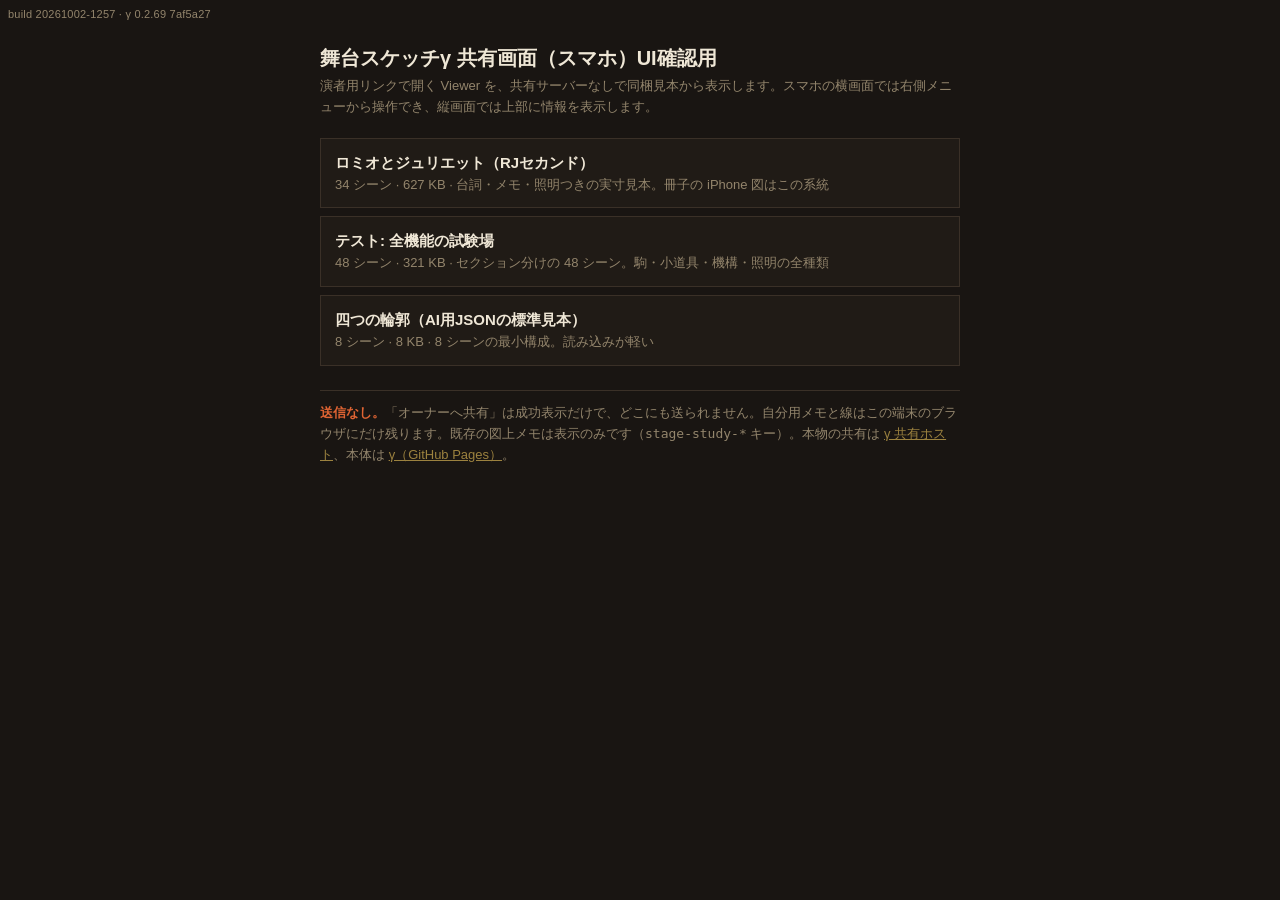
<file: index.html>
<!doctype html>
<html lang="ja">
<head><meta charset="utf-8"><meta name="viewport" content="width=device-width, initial-scale=1, viewport-fit=cover">
<meta name="robots" content="noindex,nofollow,noarchive"><meta name="referrer" content="no-referrer">
<title>舞台スケッチγ 共有画面（スマホ）UI確認用</title>
<link rel="icon" href="data:,">
<style>
  :root { --desk: #191512; --desk-2: #201b16; --ink: #efe7d6; --ink-soft: #93856c; --brass: #9c823f; --rust: #df6433; }
  * { box-sizing: border-box; }
  html { background: var(--desk); color: var(--ink); font: 15px/1.6 "Hiragino Kaku Gothic ProN", "Hiragino Sans", "Yu Gothic", "Noto Sans JP", sans-serif; }
  body { margin: 0; padding: max(16px, env(safe-area-inset-top)) 16px max(24px, env(safe-area-inset-bottom)); }
  main { max-width: 640px; margin: 0 auto; }
  .ver { position: fixed; top: 6px; left: 8px; font-size: 11px; color: var(--ink-soft); letter-spacing: .02em; }
  h1 { font-size: 20px; line-height: 1.4; margin: 28px 0 4px; font-weight: 600; }
  .kicker { color: var(--ink-soft); font-size: 13px; margin: 0 0 20px; }
  ul { list-style: none; padding: 0; margin: 0 0 24px; display: grid; gap: 8px; }
  .card { display: block; padding: 12px 14px; background: var(--desk-2); border: 1px solid #3a3027; color: inherit; text-decoration: none; min-height: 44px; }
  .card:focus-visible, .card:hover { outline: 2px solid var(--brass); outline-offset: 0; }
  .card-title { display: block; font-weight: 600; }
  .card-meta { display: block; font-size: 13px; color: var(--ink-soft); }
  .note { font-size: 13px; color: var(--ink-soft); border-top: 1px solid #3a3027; padding-top: 12px; }
  .note strong { color: var(--rust); font-weight: 600; }
  a.plain { color: var(--brass); }
</style></head>
<body>
<div class="ver" aria-label="版">build 20261002-1257 · γ 0.2.69 7af5a27</div>
<main>
  <h1>舞台スケッチγ 共有画面（スマホ）UI確認用</h1>
  <p class="kicker">演者用リンクで開く Viewer を、共有サーバーなしで同梱見本から表示します。スマホの横画面では右側メニューから操作でき、縦画面では上部に情報を表示します。</p>
  <ul>
      <li><a class="card" href="./viewer.html?sample=romeo-juliet">
        <span class="card-title">ロミオとジュリエット（RJセカンド）</span>
        <span class="card-meta">34 シーン · 627 KB · 台詞・メモ・照明つきの実寸見本。冊子の iPhone 図はこの系統</span>
      </a></li>
      <li><a class="card" href="./viewer.html?sample=feature-test">
        <span class="card-title">テスト: 全機能の試験場</span>
        <span class="card-meta">48 シーン · 321 KB · セクション分けの 48 シーン。駒・小道具・機構・照明の全種類</span>
      </a></li>
      <li><a class="card" href="./viewer.html?sample=four-outlines">
        <span class="card-title">四つの輪郭（AI用JSONの標準見本）</span>
        <span class="card-meta">8 シーン · 8 KB · 8 シーンの最小構成。読み込みが軽い</span>
      </a></li>
  </ul>
  <p class="note"><strong>送信なし。</strong>「オーナーへ共有」は成功表示だけで、どこにも送られません。自分用メモと線はこの端末のブラウザにだけ残ります。既存の図上メモは表示のみです（<code>stage-study-*</code> キー）。本物の共有は <a class="plain" href="https://stage-sketch-gamma-share.juggler-arata.workers.dev/stage.html">γ 共有ホスト</a>、本体は <a class="plain" href="https://aratama-ship-it.github.io/stage-sketch-gamma/">γ（GitHub Pages）</a>。</p>
</main>
</body></html>
</file>
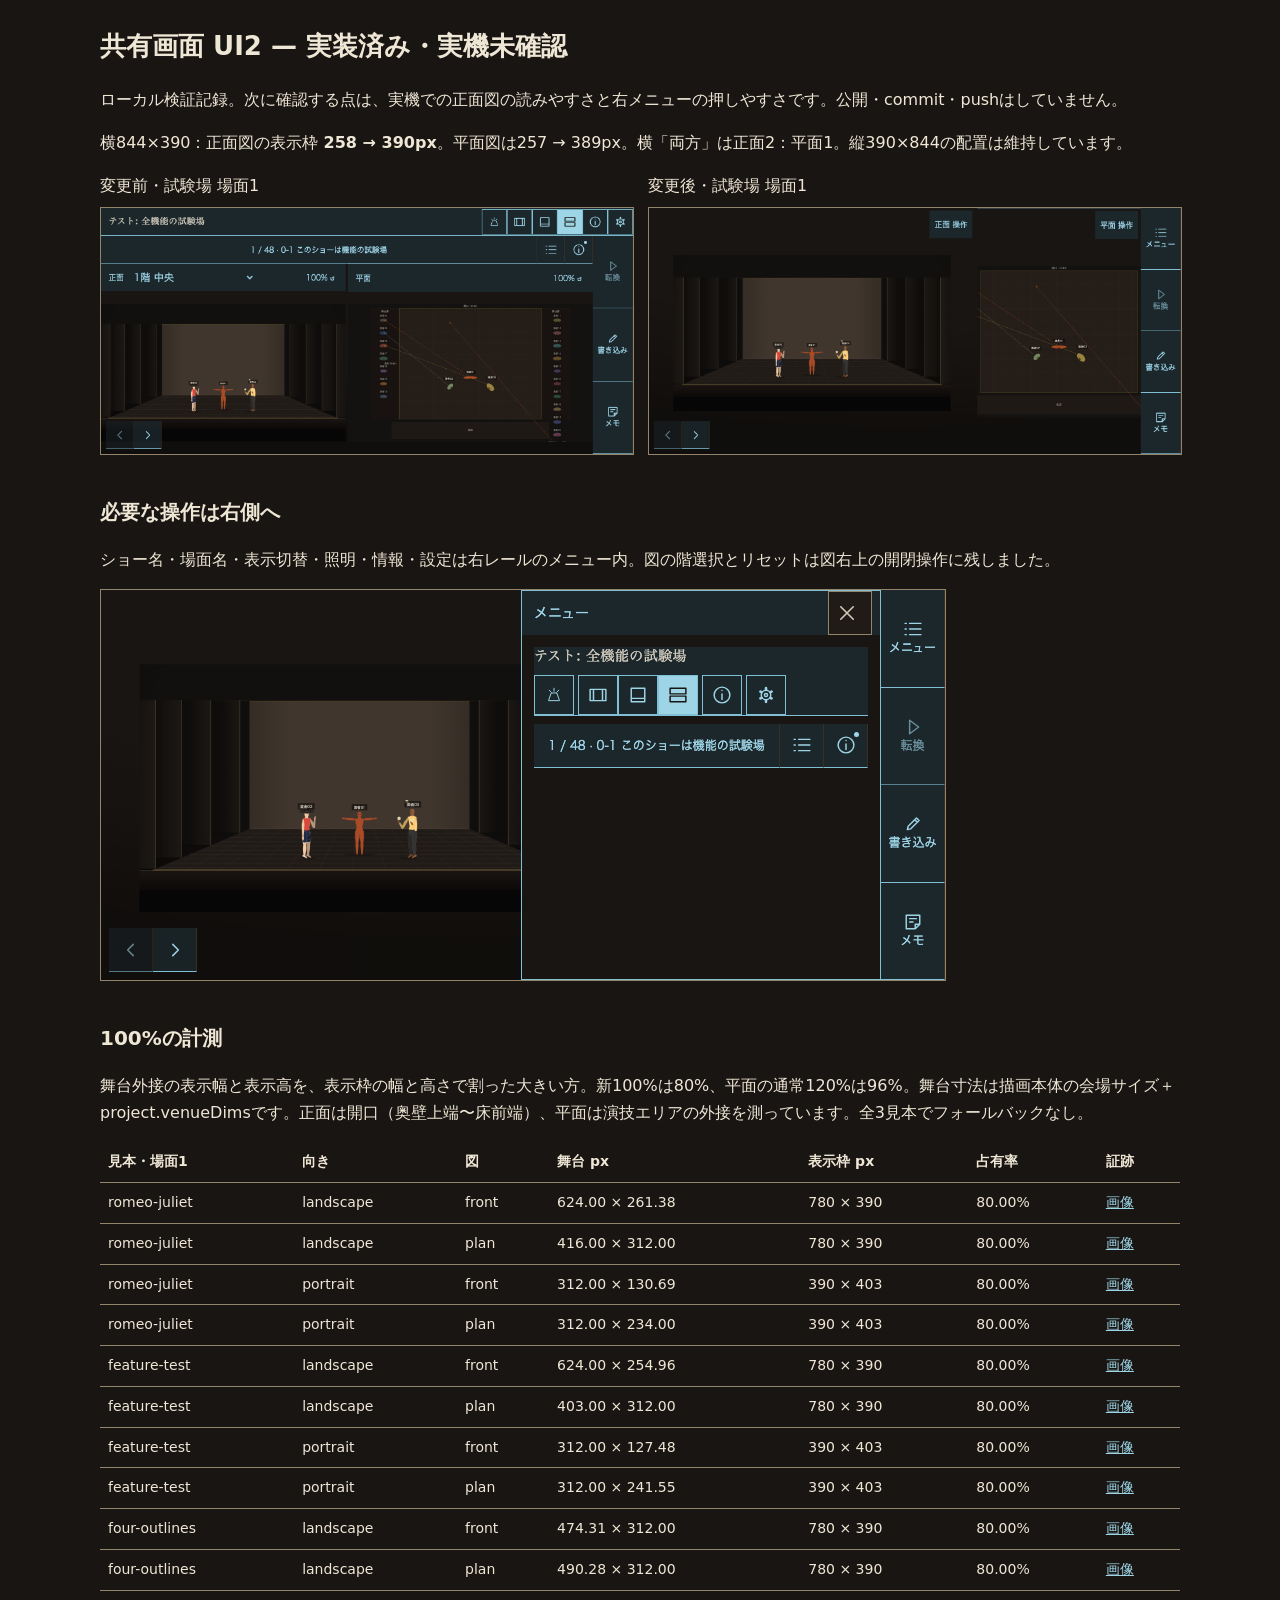
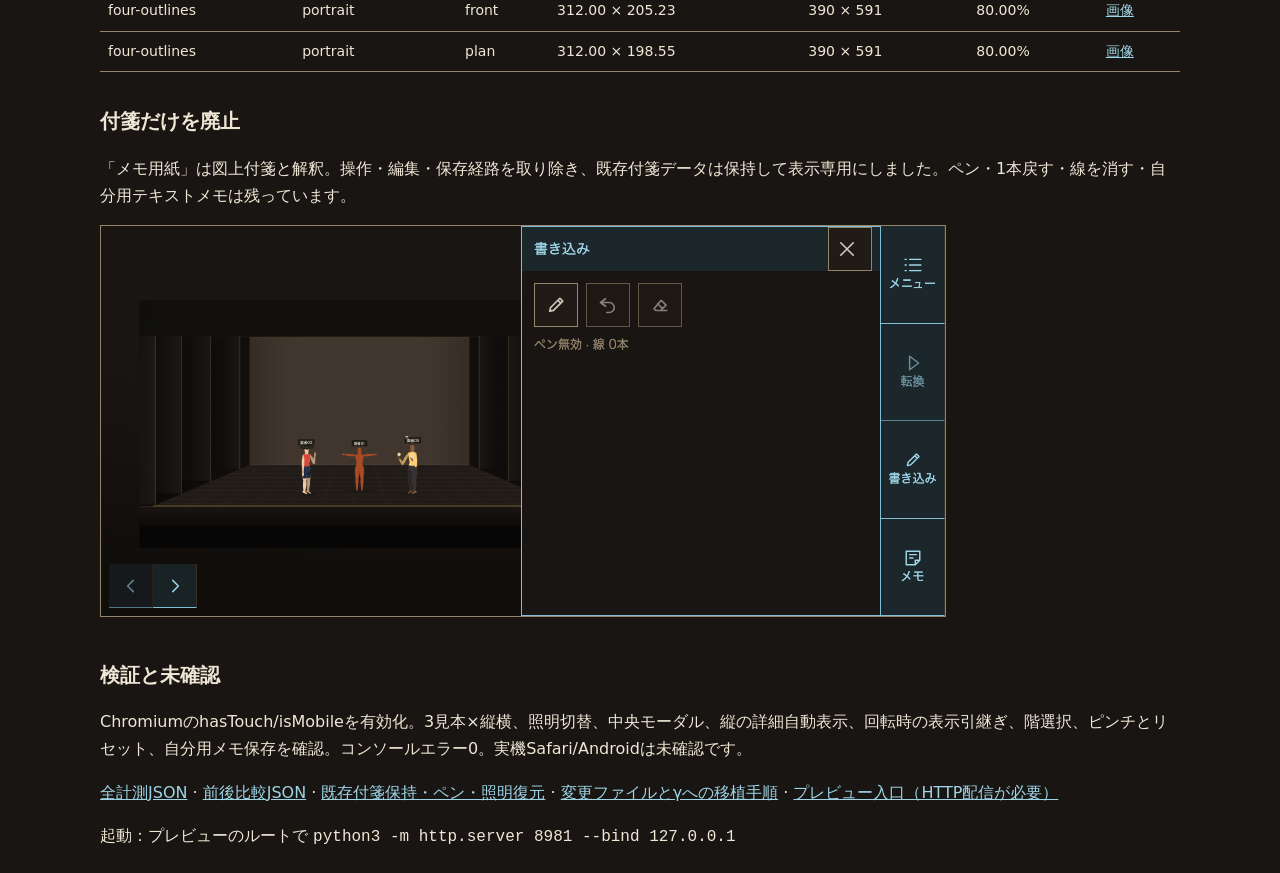
<file: design/ui2-verification/index.html>
<!doctype html><html lang="ja"><meta charset="utf-8"><meta name="viewport" content="width=device-width,initial-scale=1"><title>共有画面 UI2 検証</title><style>body{margin:24px auto;padding:0 20px;max-width:1080px;background:#191512;color:#efe7d6;font:16px/1.7 system-ui}a{color:#9dd4e6}h1{font-size:26px}h2{font-size:20px;margin-top:32px}img{max-width:100%;height:auto;border:1px solid #93856c}table{border-collapse:collapse;width:100%;font-size:14px}td,th{padding:8px;text-align:left;border-bottom:1px solid #93856c}.scroll{overflow:auto}.pair{display:grid;grid-template-columns:1fr 1fr;gap:16px}@media(max-width:650px){.pair{grid-template-columns:1fr}}figcaption{margin-bottom:8px}figure{margin:0}code{overflow-wrap:anywhere}</style>
<h1>共有画面 UI2 — 実装済み・実機未確認</h1><p>ローカル検証記録。次に確認する点は、実機での正面図の読みやすさと右メニューの押しやすさです。公開・commit・pushはしていません。</p>
<p>横844×390：正面図の表示枠 <strong>258 → 390px</strong>。平面図は257 → 389px。横「両方」は正面2：平面1。縦390×844の配置は維持しています。</p>
<div class="pair"><figure><figcaption>変更前・試験場 場面1</figcaption><img src="before-landscape.png" alt="変更前の上部3段と舞台図"></figure><figure><figcaption>変更後・試験場 場面1</figcaption><img src="after-landscape.png" alt="変更後の右レールと広い舞台図"></figure></div>
<h2>必要な操作は右側へ</h2><p>ショー名・場面名・表示切替・照明・情報・設定は右レールのメニュー内。図の階選択とリセットは図右上の開閉操作に残しました。</p><img src="landscape-menu.png" alt="右側に展開した操作メニュー">
<h2>100%の計測</h2><p>舞台外接の表示幅と表示高を、表示枠の幅と高さで割った大きい方。新100%は80%、平面の通常120%は96%。舞台寸法は描画本体の会場サイズ＋project.venueDimsです。正面は開口（奥壁上端〜床前端）、平面は演技エリアの外接を測っています。全3見本でフォールバックなし。</p><div class="scroll"><table><thead><tr><th>見本・場面1</th><th>向き</th><th>図</th><th>舞台 px</th><th>表示枠 px</th><th>占有率</th><th>証跡</th></tr></thead><tbody><tr><td>romeo-juliet</td><td>landscape</td><td>front</td><td>624.00 × 261.38</td><td>780 × 390</td><td>80.00%</td><td><a href="romeo-juliet-landscape-front-100.png">画像</a></td></tr><tr><td>romeo-juliet</td><td>landscape</td><td>plan</td><td>416.00 × 312.00</td><td>780 × 390</td><td>80.00%</td><td><a href="romeo-juliet-landscape-plan-100.png">画像</a></td></tr><tr><td>romeo-juliet</td><td>portrait</td><td>front</td><td>312.00 × 130.69</td><td>390 × 403</td><td>80.00%</td><td><a href="romeo-juliet-portrait-front-100.png">画像</a></td></tr><tr><td>romeo-juliet</td><td>portrait</td><td>plan</td><td>312.00 × 234.00</td><td>390 × 403</td><td>80.00%</td><td><a href="romeo-juliet-portrait-plan-100.png">画像</a></td></tr><tr><td>feature-test</td><td>landscape</td><td>front</td><td>624.00 × 254.96</td><td>780 × 390</td><td>80.00%</td><td><a href="feature-test-landscape-front-100.png">画像</a></td></tr><tr><td>feature-test</td><td>landscape</td><td>plan</td><td>403.00 × 312.00</td><td>780 × 390</td><td>80.00%</td><td><a href="feature-test-landscape-plan-100.png">画像</a></td></tr><tr><td>feature-test</td><td>portrait</td><td>front</td><td>312.00 × 127.48</td><td>390 × 403</td><td>80.00%</td><td><a href="feature-test-portrait-front-100.png">画像</a></td></tr><tr><td>feature-test</td><td>portrait</td><td>plan</td><td>312.00 × 241.55</td><td>390 × 403</td><td>80.00%</td><td><a href="feature-test-portrait-plan-100.png">画像</a></td></tr><tr><td>four-outlines</td><td>landscape</td><td>front</td><td>474.31 × 312.00</td><td>780 × 390</td><td>80.00%</td><td><a href="four-outlines-landscape-front-100.png">画像</a></td></tr><tr><td>four-outlines</td><td>landscape</td><td>plan</td><td>490.28 × 312.00</td><td>780 × 390</td><td>80.00%</td><td><a href="four-outlines-landscape-plan-100.png">画像</a></td></tr><tr><td>four-outlines</td><td>portrait</td><td>front</td><td>312.00 × 205.23</td><td>390 × 591</td><td>80.00%</td><td><a href="four-outlines-portrait-front-100.png">画像</a></td></tr><tr><td>four-outlines</td><td>portrait</td><td>plan</td><td>312.00 × 198.55</td><td>390 × 591</td><td>80.00%</td><td><a href="four-outlines-portrait-plan-100.png">画像</a></td></tr></tbody></table></div>
<h2>付箋だけを廃止</h2><p>「メモ用紙」は図上付箋と解釈。操作・編集・保存経路を取り除き、既存付箋データは保持して表示専用にしました。ペン・1本戻す・線を消す・自分用テキストメモは残っています。</p><img src="feature-test-landscape-draw.png" alt="ペン系だけを残した書き込みパネル">
<h2>検証と未確認</h2><p>ChromiumのhasTouch/isMobileを有効化。3見本×縦横、照明切替、中央モーダル、縦の詳細自動表示、回転時の表示引継ぎ、階選択、ピンチとリセット、自分用メモ保存を確認。コンソールエラー0。実機Safari/Androidは未確認です。</p><p><a href="results.json">全計測JSON</a> · <a href="comparison.json">前後比較JSON</a> · <a href="persistence.json">既存付箋保持・ペン・照明復元</a> · <a href="../../README.md">変更ファイルとγへの移植手順</a> · <a href="../../index.html">プレビュー入口（HTTP配信が必要）</a></p><p>起動：プレビューのルートで <code>python3 -m http.server 8981 --bind 127.0.0.1</code></p></html>
</file>
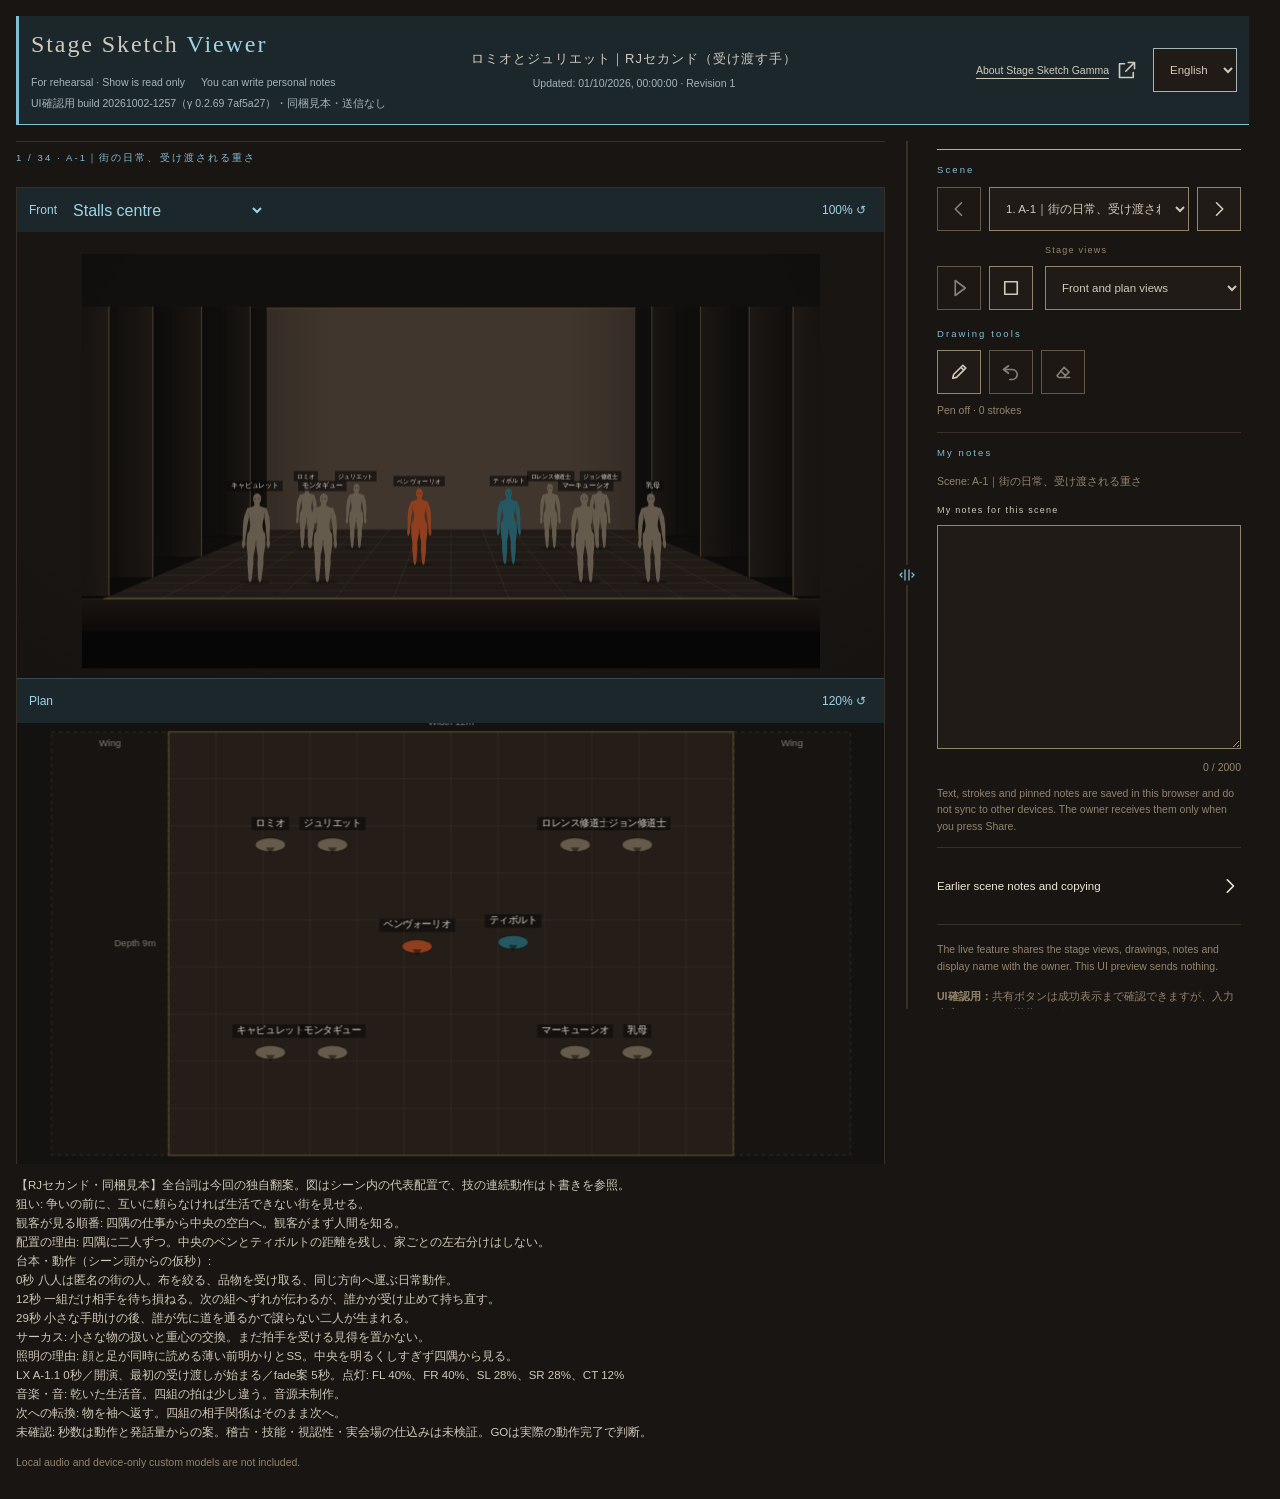
<file: viewer.html>
<!doctype html>
<html lang="ja">
<head><meta charset="utf-8"><meta name="viewport" content="width=device-width, initial-scale=1, viewport-fit=cover">
<meta name="robots" content="noindex,nofollow,noarchive"><meta name="referrer" content="no-referrer">
<title>Stage Sketch Viewer — スマホ共有画面 UI確認用</title>
<meta name="stage-sketch-preview" content="build 20261002-1257; source γ 0.2.69 7af5a27">
<link rel="icon" href="data:,">
<link rel="stylesheet" href="./style.css?b=20261002-1257">
<link rel="stylesheet" href="./stage-study.css?b=20261002-1257">
<link rel="stylesheet" href="./stage-study-phone.css?b=20261002-1257">
<script src="./stage-study-sticky.js?b=20261002-1257" defer></script>
<script src="./stage-study-private.js?b=20261002-1257" defer></script>
<script src="./stage-study-sync.js?b=20261002-1257" defer></script>
<script src="./stage-study-continuity.js?b=20261002-1257" defer></script>
<script src="./preview-adapter.js?b=20261002-1257" defer></script>
<script src="./stage-study-viewer.js?b=20261002-1257" defer></script>
<script src="./stage-study-phone.js?b=20261002-1257" defer></script><style>#study-sticky, #study-sticky-panel { display: none !important; }</style></head>
<body class="study study-viewer"><main class="study-shell">
<header class="study-header"><div class="study-heading"><h1 class="study-brand"><span>Stage Sketch</span> <span class="study-brand-mode">Viewer</span></h1><p class="study-kicker"><span data-text="badge">事前確認用・ショーは閲覧のみ</span><span data-text="noteAllowed">自分用メモは書き込み可</span><span data-no-i18n>UI確認用 build 20261002-1257（γ 0.2.69 7af5a27）・同梱見本・送信なし</span></p></div>
<div class="study-show-info"><h2 id="study-title" hidden></h2><p id="study-stamp" class="study-muted"></p></div>
<div class="study-header-actions"><a id="study-product-link" class="study-product-link" href="https://aratama-ship-it.github.io/stage-sketch-gamma/" target="_blank" rel="noopener noreferrer" data-label="productAboutLabel" aria-label="舞台スケッチγについて（別タブで開く）" title="舞台スケッチγについて（別タブで開く）"><span data-text="productAbout">舞台スケッチγについて</span><svg viewBox="0 0 16 16" aria-hidden="true" focusable="false" fill="none" stroke="currentColor" stroke-width="1.3" stroke-linecap="round" stroke-linejoin="round"><path d="M9 2h5v5 M14 2 7 9 M6 3H2v11h11v-4"/></svg></a>
<select id="study-language" aria-label="表示言語 / Language"><option value="ja">日本語</option><option value="en">English</option></select></div></header>
<nav id="study-account" class="study-row study-account" aria-label="アカウント / Account" hidden><a class="study-action" id="study-library-link" href="./index.html" data-text="library">受け取ったショー</a><span id="study-account-name"></span><button id="study-logout" type="button" class="study-icon-label" data-label="logout" aria-label="ログアウト" title="ログアウト"><svg viewBox="0 0 16 16" aria-hidden="true" focusable="false" fill="none" stroke="currentColor" stroke-width="1.3" stroke-linecap="round" stroke-linejoin="round"><path d="M6 2H2v12h4 M7 8h7 m-3-3 3 3-3 3"/></svg><span data-text="logout">ログアウト</span></button></nav>
<section id="study-login" class="study-login" hidden aria-labelledby="study-login-title"><h2 id="study-login-title" data-text="loginTitle">無料の演者アカウント</h2><p data-text="loginHint">ログインすると、受け取ったショーと自分用メモをPC・スマホで見られます。編集ライセンスは不要です。</p><button id="study-google" class="study-primary" type="button" data-text="google">Googleでログイン</button><p id="study-login-config" class="study-muted" data-text="loginConfig" hidden>Googleログインは本番設定待ちです。</p><div id="study-local" class="study-block" hidden><p data-text="localHint">ローカル確認専用。同じ演者を選ぶと、別ブラウザでもメモが同期されます。</p><div class="study-row"><button id="study-local-a" type="button">演者 A / Reader A</button><button id="study-local-b" type="button">演者 B / Reader B</button></div></div></section>
<section id="study-library" class="study-library" hidden aria-labelledby="study-library-title"><h2 id="study-library-title" data-text="library">受け取ったショー</h2><p data-text="libraryHint">オーナーから届いたリンクを開くと、ここへ追加されます。複数のオーナーのショーをまとめて確認できます。</p><p id="study-library-empty" data-text="libraryEmpty" hidden>まだショーがありません。</p><ul id="study-library-list"></ul></section>
<p id="study-status" class="study-status" role="status" aria-live="polite"></p>
<button id="study-retry" type="button" hidden class="study-icon-label" data-label="retry" aria-label="再試行" title="再試行"><svg viewBox="0 0 16 16" aria-hidden="true" focusable="false" fill="none" stroke="currentColor" stroke-width="1.3" stroke-linecap="round" stroke-linejoin="round"><path d="M13 6a5.2 5.2 0 1 0 .1 4 M13 2v4H9"/></svg><span data-text="retry">再試行</span></button>
<p id="study-change-summary" class="study-muted" role="status" hidden></p>
<div id="study-workspace" class="study-workspace" hidden>
<section class="study-stage" aria-labelledby="study-scene-heading">
<h2 id="study-scene-heading" class="study-section-title"></h2>
<div id="study-frame-host"></div>
<p id="study-scene-note" class="study-note-text"></p>
<p class="study-muted" data-text="media">ローカル音源と端末内の独自モデルは含まれません。</p>
</section>
<div id="study-side-resize" class="study-side-resize" role="separator" tabindex="0" aria-orientation="vertical" aria-controls="study-side" aria-label="右パネルの幅" aria-describedby="study-side-resize-hint" hidden><svg viewBox="0 0 20 20" aria-hidden="true" focusable="false" fill="none" stroke="currentColor" stroke-width="1.3" stroke-linecap="round" stroke-linejoin="round"><path d="M8 5v10 M12 5v10 M5 8l-2 2 2 2 M15 8l2 2-2 2"/></svg><span id="study-side-resize-hint" class="study-resize-hint" data-text="panelResizeHint">ドラッグで幅を変更。左右キーで調整、ダブルクリックまたはEnterで元に戻す。</span></div>
<div id="study-side" class="study-side">
<section class="study-controls" aria-labelledby="study-scenes-label">
<label id="study-scenes-label" for="study-scenes" data-text="scene">場面</label>
<div class="study-scene-row"><button id="study-prev" type="button" class="study-icon-button" data-label="previous" aria-label="前の場面" title="前の場面"><svg viewBox="0 0 16 16" aria-hidden="true" focusable="false" fill="none" stroke="currentColor" stroke-width="1.3" stroke-linecap="round" stroke-linejoin="round"><path d="M10 3 5 8l5 5"/></svg></button><select id="study-scenes"></select><button id="study-next" type="button" class="study-icon-button" data-label="next" aria-label="次の場面" title="次の場面"><svg viewBox="0 0 16 16" aria-hidden="true" focusable="false" fill="none" stroke="currentColor" stroke-width="1.3" stroke-linecap="round" stroke-linejoin="round"><path d="m6 3 5 5-5 5"/></svg></button></div>
<div class="study-row study-toolbar"><div class="study-row"><button id="study-replay" type="button" class="study-icon-button" data-label="replay" aria-label="転換を再生" title="転換を再生"><svg viewBox="0 0 16 16" aria-hidden="true" focusable="false" fill="none" stroke="currentColor" stroke-width="1.3" stroke-linecap="round" stroke-linejoin="round"><path d="m5 2 8 6-8 6Z"/></svg></button><button id="study-stop" type="button" class="study-icon-button" data-label="stop" aria-label="停止" title="停止"><svg viewBox="0 0 16 16" aria-hidden="true" focusable="false" fill="none" stroke="currentColor" stroke-width="1.3" stroke-linecap="round" stroke-linejoin="round"><path d="M3 3h10v10H3Z"/></svg></button></div>
<div><label for="study-view" data-text="view">舞台図</label><select id="study-view"><option value="both" data-text="both">正面図と平面図</option><option value="front" data-text="front">正面図</option><option value="plan" data-text="plan">平面図</option></select></div></div>
<h2 class="study-section-title" data-text="drawingTools">書き込み</h2>
<div class="study-row study-pen-tools" role="group" aria-label="ペン / Pen">
<button id="study-pen" type="button" aria-pressed="false" class="study-icon-button" data-label="pen" aria-label="ペン" title="ペン"><svg viewBox="0 0 16 16" aria-hidden="true" focusable="false" fill="none" stroke="currentColor" stroke-width="1.3" stroke-linecap="round" stroke-linejoin="round"><path d="m11.1 2.6 2.3 2.3-7.4 7.4-3 .7.7-3Z M9.5 4.2l2.3 2.3"/></svg></button>
<button id="study-pen-undo" type="button" disabled class="study-icon-button" data-label="penUndo" aria-label="線を1本戻す" title="線を1本戻す"><svg viewBox="0 0 16 16" aria-hidden="true" focusable="false" fill="none" stroke="currentColor" stroke-width="1.3" stroke-linecap="round" stroke-linejoin="round"><path d="M6 3 2 6l4 3 M2 6h7a4 4 0 0 1 0 8H7"/></svg></button>
<button id="study-pen-clear" type="button" disabled class="study-icon-button" data-label="penClear" aria-label="線を消す" title="線を消す"><svg viewBox="0 0 16 16" aria-hidden="true" focusable="false" fill="none" stroke="currentColor" stroke-width="1.3" stroke-linecap="round" stroke-linejoin="round"><path d="m8.9 4.2 3.9 3.9-4.3 4.3H4.6l-1.4-1.4Z M6.1 7l3.9 3.9 M4.6 12.4h8.8"/></svg></button>
<button id="study-sticky" type="button" class="study-icon-label" data-label="stickyTool" aria-label="メモ" title="メモ" aria-pressed="false" aria-controls="study-sticky-panel"><svg viewBox="0 0 16 16" aria-hidden="true" focusable="false" fill="none" stroke="currentColor" stroke-width="1.3" stroke-linecap="round" stroke-linejoin="round"><path d="M2 2h12v8l-4 4H2Z M10 14v-4h4 M5 5h6 M5 8h3"/></svg><span data-text="stickyTool">メモ</span></button>
</div>
<p id="study-pen-status" class="study-muted" role="status" aria-live="polite"></p>
<section id="study-sticky-panel" class="study-block study-sticky-panel" hidden aria-labelledby="study-sticky-heading">
<h2 id="study-sticky-heading" class="study-section-title" data-text="stickyHeading">図に貼る自分用メモ</h2>
<p class="study-muted" data-text="stickyHint">図の空いた場所を押して貼り、ドラッグで移動します。文字はここで編集できます。</p>
<div class="study-row"><button id="study-sticky-front" type="button" class="study-icon-label" data-label="stickyFront" aria-label="正面図に追加" title="正面図に追加" ><svg viewBox="0 0 16 16" aria-hidden="true" focusable="false" fill="none" stroke="currentColor" stroke-width="1.3" stroke-linecap="round" stroke-linejoin="round"><path d="M2 2h12v8l-4 4H2Z M10 14v-4h4 M5 5h6 M5 8h3"/></svg><span data-text="stickyFront">正面図に追加</span></button><button id="study-sticky-plan" type="button" class="study-icon-label" data-label="stickyPlan" aria-label="平面図に追加" title="平面図に追加" ><svg viewBox="0 0 16 16" aria-hidden="true" focusable="false" fill="none" stroke="currentColor" stroke-width="1.3" stroke-linecap="round" stroke-linejoin="round"><path d="M2 2h12v8l-4 4H2Z M10 14v-4h4 M5 5h6 M5 8h3"/></svg><span data-text="stickyPlan">平面図に追加</span></button></div>
<label for="study-sticky-list" data-text="stickyList">この場面の図上メモ</label><select id="study-sticky-list"></select>
<p id="study-sticky-status" class="study-muted" role="status" aria-live="polite"></p>
<div id="study-sticky-editor" hidden><label for="study-sticky-text" data-text="stickyText">貼ったメモの内容</label><textarea id="study-sticky-text" maxlength="200" aria-describedby="study-sticky-count study-sticky-save"></textarea><small id="study-sticky-count">0 / 200</small>
<fieldset class="study-sticky-options"><legend data-text="stickyShape">形</legend><div class="study-sticky-choices">
<button type="button" data-sticky-shape="rect" aria-pressed="true"><svg viewBox="0 0 16 16" aria-hidden="true"><path d="M2 3h12v10H2Z"/></svg><span data-text="stickyRect">四角</span></button>
<button type="button" data-sticky-shape="rounded" aria-pressed="false"><svg viewBox="0 0 16 16" aria-hidden="true"><rect x="2" y="3" width="12" height="10" rx="3"/></svg><span data-text="stickyRounded">角丸</span></button>
<button type="button" data-sticky-shape="bubble" aria-pressed="false"><svg viewBox="0 0 16 16" aria-hidden="true"><path d="M4 2h8q2 0 2 2v6q0 2-2 2H7l-3 3v-3q-2 0-2-2V4q0-2 2-2Z"/></svg><span data-text="stickyBubble">吹き出し</span></button>
</div></fieldset>
<fieldset class="study-sticky-options"><legend data-text="stickyColor">色</legend><div class="study-sticky-choices">
<button type="button" data-sticky-color="desk" aria-pressed="true"><i aria-hidden="true"></i><span data-text="stickyDesk">墨色</span></button>
<button type="button" data-sticky-color="paper" aria-pressed="false"><i aria-hidden="true"></i><span data-text="stickyPaper">生成り</span></button>
<button type="button" data-sticky-color="yellow" aria-pressed="false"><i aria-hidden="true"></i><span data-text="stickyYellow">黄</span></button>
<button type="button" data-sticky-color="rose" aria-pressed="false"><i aria-hidden="true"></i><span data-text="stickyRose">朱</span></button>
<button type="button" data-sticky-color="sage" aria-pressed="false"><i aria-hidden="true"></i><span data-text="stickySage">緑</span></button>
<button type="button" data-sticky-color="blue" aria-pressed="false"><i aria-hidden="true"></i><span data-text="stickyBlue">青</span></button>
</div></fieldset>
<label for="study-sticky-transparency" data-text="stickyTransparency">背景の透明度</label>
<div class="study-sticky-transparency"><input id="study-sticky-transparency" type="range" min="0" max="100" step="1" value="0" aria-describedby="study-sticky-transparency-hint"><output id="study-sticky-transparency-value" for="study-sticky-transparency">0%</output></div>
<small class="study-muted" id="study-sticky-transparency-hint" data-text="stickyTransparencyHint">0%は不透明、100%は透明。文字と枠線は残ります。</small>
<div class="study-sticky-size"><div><label for="study-sticky-width" data-text="stickyWidth">幅</label><input id="study-sticky-width" type="number" inputmode="numeric" min="120" max="400" step="1"></div><div><label for="study-sticky-height" data-text="stickyHeight">高さ</label><input id="study-sticky-height" type="number" inputmode="numeric" min="44" max="320" step="1"></div></div>
<button id="study-sticky-auto" type="button" data-text="stickyAuto">高さを自動に</button><p class="study-muted" data-text="stickySizeHint">右下をドラッグして大きさを変えられます。高さを自動にすると文章に合わせます。</p>
<p id="study-sticky-save" class="study-muted" role="status" aria-live="polite"></p>
<div class="study-row"><button id="study-sticky-position" type="button" class="study-icon-label" data-label="stickyPosition" aria-label="位置を調整" title="位置を調整" ><svg viewBox="0 0 16 16" aria-hidden="true" focusable="false" fill="none" stroke="currentColor" stroke-width="1.3" stroke-linecap="round" stroke-linejoin="round"><path d="M8 1v14 M1 8h14 M5 4l3-3 3 3 M5 12l3 3 3-3 M4 5 1 8l3 3 M12 5l3 3-3 3"/></svg><span data-text="stickyPosition">位置を調整</span></button><button id="study-sticky-done" type="button" class="study-icon-label" data-label="stickyDone" aria-label="閉じる" title="閉じる" ><svg viewBox="0 0 16 16" aria-hidden="true" focusable="false" fill="none" stroke="currentColor" stroke-width="1.3" stroke-linecap="round" stroke-linejoin="round"><path d="m3 8 3 3 7-7"/></svg><span data-text="stickyDone">閉じる</span></button><button id="study-sticky-remove" type="button" class="study-icon-label" data-label="stickyRemove" aria-label="はがす" title="はがす" ><svg viewBox="0 0 16 16" aria-hidden="true" focusable="false" fill="none" stroke="currentColor" stroke-width="1.3" stroke-linecap="round" stroke-linejoin="round"><path d="M3 4h10 M6 4V2h4v2 M4 4l1 10h6l1-10 M7 7v4 M9 7v4"/></svg><span data-text="stickyRemove">はがす</span></button></div>
<p class="study-muted" data-text="stickyMoveHint">位置を調整するときは図のメモをドラッグ、または矢印キーで動かせます。</p>
<div id="study-sticky-confirm" hidden><p data-text="stickyConfirm">この図上メモをはがしますか？</p><div class="study-row"><button id="study-sticky-remove-yes" type="button" data-text="stickyRemove">はがす</button><button id="study-sticky-remove-no" type="button" data-text="cancel">キャンセル</button></div></div>
</div></section>
<div id="study-pen-confirm" class="study-pen-confirm" hidden><p data-text="penConfirm">この場面の線をすべて消しますか？</p><div class="study-row"><button id="study-pen-clear-yes" type="button" data-text="penClearYes">すべて消す</button><button id="study-pen-clear-no" type="button" data-text="cancel">キャンセル</button></div></div>
</section>
<aside class="study-memo"><form id="study-note-form"><fieldset id="study-note-fields"><legend data-text="memo">自分用メモ</legend>
<p id="study-note-scene" class="study-muted"></p>
<p id="study-older-note" class="study-danger" data-text="older" hidden></p>
<label for="study-note" data-text="body">この場面の自分用メモ</label><textarea id="study-note" maxlength="2000" aria-describedby="study-save-status study-note-count"></textarea>
<small id="study-note-count">0 / 2000</small>
<p class="study-muted study-personal-hint" data-text="personal">文章と線をこの端末に自動保存します。共有するまでオーナーには届きません。</p>
<p id="study-save-status" class="study-muted" role="status" aria-live="polite"></p>
<div id="study-conflict" class="study-block" hidden><p data-text="conflict">別の端末にも変更があります。使う内容を選んでください。</p><label for="study-conflict-remote" data-text="otherDevice">別の端末のメモ</label><textarea id="study-conflict-remote" readonly></textarea><p id="study-conflict-strokes" class="study-muted"></p><div class="study-row"><button id="study-use-remote" type="button" data-text="useRemote">別の端末の内容を使う</button><button id="study-use-mine" type="button" data-text="useMine">今の内容で同期する</button></div></div>
<div id="study-import" class="study-block" hidden><p data-text="importHint">ログイン前に、この端末で書いたメモがあります。自分のメモなら、この場面をアカウントへ引き継げます。</p><button id="study-import-button" type="button" data-text="importLocal">この場面の端末メモを引き継ぐ</button></div>
<details id="study-history" class="study-block study-history">
<summary><span data-history-text="title">以前の場面のメモ・引き継ぎ</span><svg viewBox="0 0 16 16" aria-hidden="true" focusable="false" fill="none" stroke="currentColor" stroke-width="1.3" stroke-linecap="round" stroke-linejoin="round"><path d="m5 3 5 5-5 5"/></svg></summary>
<p class="study-muted" data-history-text="hint"></p><p id="study-history-empty" data-history-text="empty" hidden></p>
<div id="study-history-content">
<label for="study-history-source" data-history-text="source"></label><select id="study-history-source"></select>
<label for="study-history-target" data-history-text="target"></label><select id="study-history-target"></select>
<label for="study-history-text" data-history-text="text"></label><textarea id="study-history-text" maxlength="2000"></textarea>
<fieldset><legend data-history-text="strokes"></legend><div id="study-history-strokes" class="study-history-strokes"></div></fieldset>
<fieldset><legend data-history-text="stickies"></legend><div id="study-history-stickies" class="study-history-strokes study-history-stickies"></div></fieldset>
<div class="study-history-compare"><section><h2 data-history-text="from"></h2><p id="study-history-source-status" class="study-muted" role="status"></p><div id="study-history-source-frame"></div></section><section><h2 data-history-text="to"></h2><div id="study-history-target-frame"></div></section></div>
<button type="button" id="study-history-copy" data-history-text="copy"></button>
<p id="study-history-status" role="status" aria-live="polite"></p></div></details>
<div class="study-block study-share">
<p class="study-muted" data-text="private">現在表示している舞台図と線を画像にして、メモ・表示名と一緒に送ります。他の閲覧者には表示されません。</p>
<p class="study-muted"><strong>UI確認用：</strong>共有ボタンは成功表示まで確認できますが、入力内容はどこにも送信されません。</p><div id="study-name-field"><label for="study-name" data-text="name">表示名（オーナーへ送信）</label><input id="study-name" maxlength="60" autocomplete="nickname" aria-describedby="study-name-saved"><p id="study-name-saved" class="study-muted" data-text="nameSaved">共有時にオーナーへ伝わる名前です。この端末にも保存します。</p></div>
<p id="study-verified-name" hidden></p>
<button id="study-send" type="submit" class="study-icon-label" data-label="send" aria-label="このメモと図をオーナーへ共有" title="このメモと図をオーナーへ共有"><svg viewBox="0 0 16 16" aria-hidden="true" focusable="false" fill="none" stroke="currentColor" stroke-width="1.3" stroke-linecap="round" stroke-linejoin="round"><path d="M8 10V1 m-3 3 3-3 3 3 M3 7H2v7h12V7h-1"/></svg><span data-text="send">このメモと図をオーナーへ共有</span></button>
</div>
</fieldset><p id="study-note-status" class="study-status" role="status" aria-live="polite"></p></form></aside></div>
</div></main></body></html>
</file>
